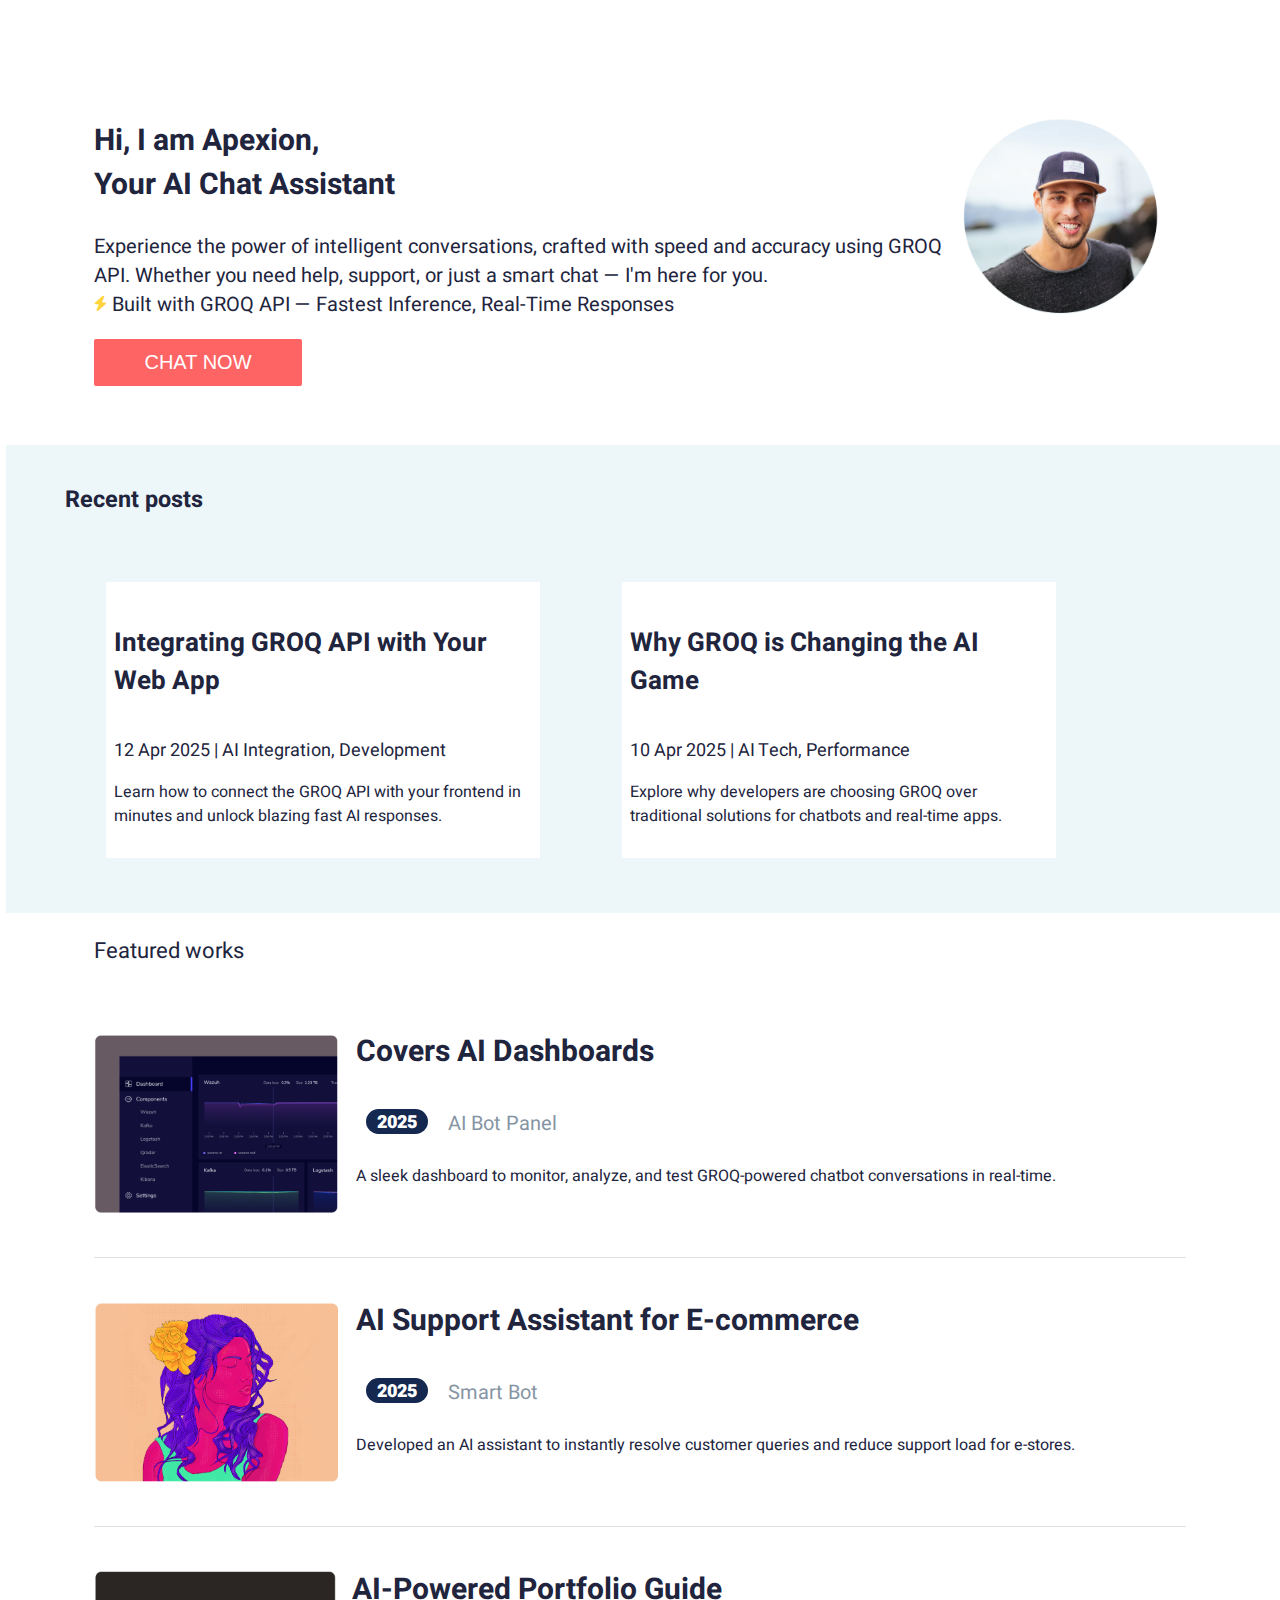
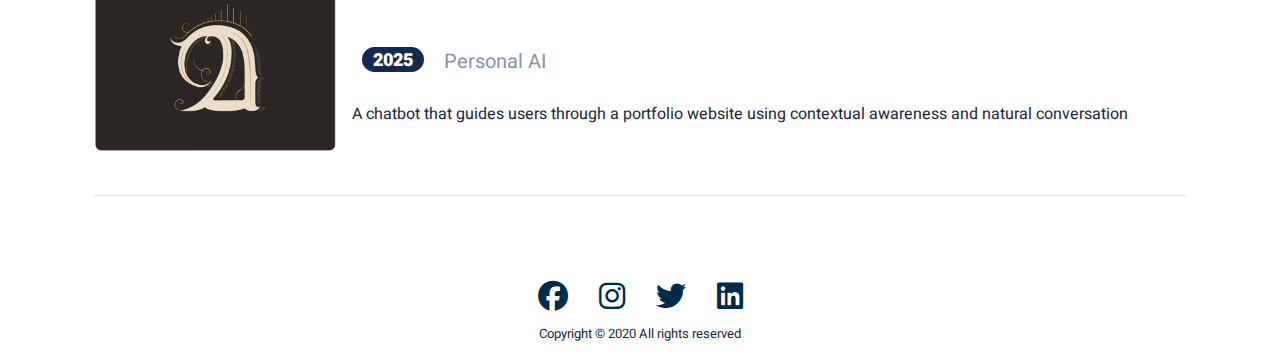
<file: index.html>
<!DOCTYPE html>
<html lang="en">

<head>
  <meta charset="UTF-8" />
  <meta name="viewport" content="width=device-width, initial-scale=1.0" />
  <title>Apexion- AI Chat Assistant</title>

  <link rel="preconnect" href="https://fonts.googleapis.com">
  <link rel="preconnect" href="https://fonts.gstatic.com" crossorigin>
  <link
    href="https://fonts.googleapis.com/css2?family=Heebo:wght@100..900&family=Poppins:ital,wght@0,100;0,200;0,300;0,400;0,500;0,600;0,700;0,800;0,900;1,100;1,200;1,300;1,400;1,500;1,600;1,700;1,800;1,900&family=Roboto:ital,wght@0,100;0,300;0,400;0,500;0,700;0,900;1,100;1,300;1,400;1,500;1,700;1,900&display=swap"
    rel="stylesheet">
  <link rel="stylesheet" href="https://cdnjs.cloudflare.com/ajax/libs/font-awesome/6.7.2/css/all.min.css"
    integrity="sha512-Evv84Mr4kqVGRNSgIGL/F/aIDqQb7xQ2vcrdIwxfjThSH8CSR7PBEakCr51Ck+w+/U6swU2Im1vVX0SVk9ABhg=="
    crossorigin="anonymous" referrerpolicy="no-referrer">
  <link rel="stylesheet" href="css/index.css">
  <link rel="stylesheet" href="css/index_respo.css">
</head>

<body>


  <header>
    <nav>
      <ul>
        <li><b>Works</b></li>
        <li><b>Blog</b></li>
        <li><b>Contact</b></li>
      </ul>

    </nav>
  </header>

  <main>
    <div class="flex">
      <div class="image">
        <img src="images/man.png" alt="">
      </div>
          
      <div class="max">
        <h2>Hi, I am Apexion,<br>Your AI Chat Assistant</h2>
        <p>
          Experience the power of intelligent conversations, crafted with speed and accuracy using GROQ API.
          Whether you need help, support, or just a smart chat — I'm here for you.<br />
          <i class="fa-sharp fa-solid fa-bolt fa-xs" style="color: #FFD43B;"></i> Built with GROQ API — Fastest
          Inference, Real-Time Responses
        </p>
        <div class=" button">
          <button>CHAT NOW</button>
        </div>
      </div>
        
      
    </div>


    <div class="container">
      <div class="content">
        <h3>Recent posts</h3>
        <p>View all</p>
      </div>
      <div class="grid">
        <div class="cont cont1">
          <h4>Integrating GROQ API with Your Web App</h4>
          <p1>12 Apr 2025   |    AI Integration, Development</p1>
          <p>Learn how to connect the GROQ API with your frontend in minutes and unlock
            blazing fast AI responses.</p>
        </div>
        <div class="cont cont2">
          <h4>Why GROQ is Changing the AI Game</h4>
          <p1>10 Apr 2025 | AI Tech, Performance</p1>
          <p>Explore why developers are choosing GROQ over traditional solutions for
            chatbots and real-time apps.</p>
        </div>
      </div>
    </div>


    <div class="container2">
      <div class="feature">
        <h3>Featured works</h3>
      </div>
      
      <div class="project">
        <img src="images/wazuh.png" alt="">
        <div class="project-info">
          <div class="com head">
            <h2>Covers AI Dashboards</h2>
          </div>
          <div class="com boxes">
            <div class="box box1">2025</div>
            <div class="box box2"> AI Bot Panel</div>
          </div>
          <div class="com para">
            <p>A sleek dashboard to monitor, analyze, and test GROQ-powered chatbot conversations in real-time.
            </p>
          </div>
        </div>
      </div>

      <div class="project">
        <img src="images/girl.png" alt="">
        <div class="project-info">
          <div class="com head">
            <h2>AI Support Assistant for E-commerce </h2>
          </div>
          <div class="com boxes">
            <div class="box box1">2025</div>
            <div class="box box2"> Smart Bot</div>
          </div>
          <div class="com para">
            <p>Developed an AI assistant to instantly resolve customer queries and reduce support load for e-stores.</p>
          </div>
        </div>
      </div>

      <div class="project">
        <img src="images/a.png" alt="">
        <div class="project-info">
          <div class="com head">
            <h2>AI-Powered Portfolio Guide</h2>
          </div>
          <div class="com boxes">
            <div class="box box1">2025</div>
            <div class="box box2"> Personal AI</div>
          </div>
          <div class="com para">
            <p>A chatbot that guides users through a portfolio website using contextual awareness and natural
              conversation</p>
          </div>
        </div>
      </div>
    </div>
  </main>

  <footer>
    <div class="socials">
      <a href="#"><i class="fa-brands fa-facebook fa-xl" style="color: #022a4b;"></i></a>
      <a href="#"><i class="fa-brands fa-instagram fa-xl" style="color: #022a4b;"></i></a>
      <a href="#"><i class="fa-brands fa-twitter fa-xl" style="color: #022a4b;"></i></a>
      <a href="#"><i class="fa-brands fa-linkedin fa-xl" style="color: #022a4b;"></i></a>

    </div>
  </footer>
  <div class="copyright">
    <p>Copyright &#169; 2020 All rights reserved</p>
  </div>

</body>

</html>
</file>
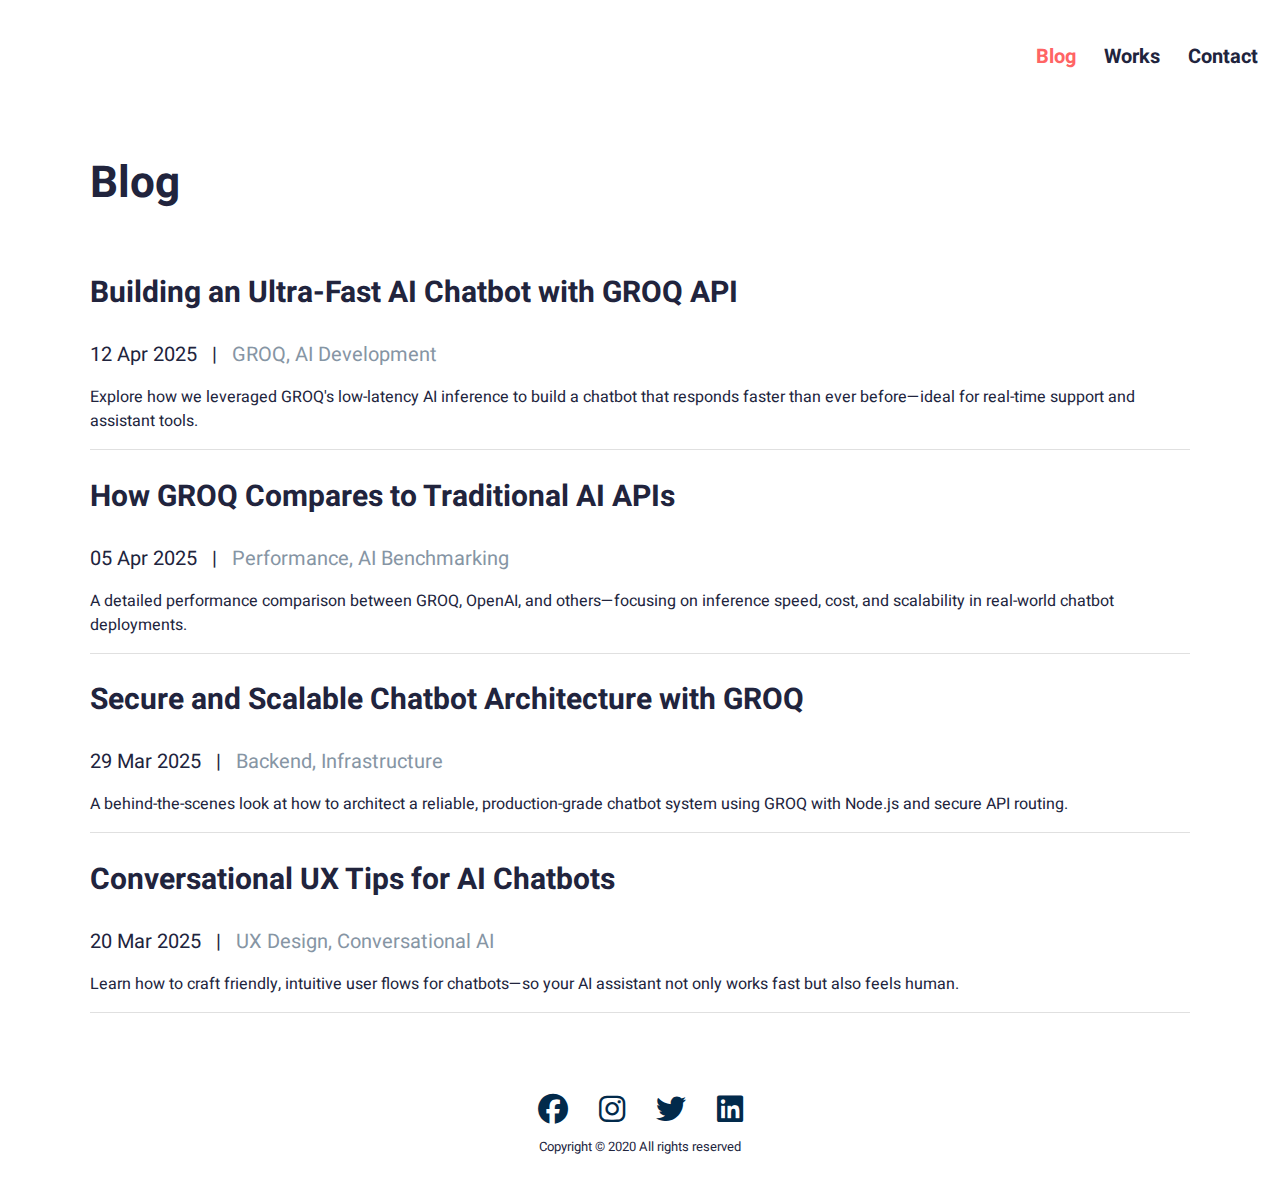
<file: blog.html>
<!DOCTYPE html>
<html lang="en">

<head>
  <meta charset="UTF-8" />
  <meta name="viewport" content="width=device-width, initial-scale=1.0" />
  <title>Apexion Blog</title>
  <link rel="preconnect" href="https://fonts.googleapis.com">
  <link rel="preconnect" href="https://fonts.gstatic.com" crossorigin>
  <link
    href="https://fonts.googleapis.com/css2?family=Heebo:wght@100..900&family=Poppins:ital,wght@0,100;0,200;0,300;0,400;0,500;0,600;0,700;0,800;0,900;1,100;1,200;1,300;1,400;1,500;1,600;1,700;1,800;1,900&family=Roboto:ital,wght@0,100;0,300;0,400;0,500;0,700;0,900;1,100;1,300;1,400;1,500;1,700;1,900&display=swap"
    rel="stylesheet">
  <link rel="stylesheet" href="https://cdnjs.cloudflare.com/ajax/libs/font-awesome/6.7.2/css/all.min.css"
    integrity="sha512-Evv84Mr4kqVGRNSgIGL/F/aIDqQb7xQ2vcrdIwxfjThSH8CSR7PBEakCr51Ck+w+/U6swU2Im1vVX0SVk9ABhg=="
    crossorigin="anonymous" referrerpolicy="no-referrer">
  <link rel="stylesheet" href="css/blog.css">
  <link rel="stylesheet" href="css/blog_respo.css">
</head>

<body>

  <header>
    <nav>
      <ul>
        <li><b style="color: #FF6464;">Blog</b></li>
        <li><b>Works</b></li>
        <li><b>Contact</b></li>
      </ul>

    </nav>
  </header>

  <main>
    <h1>Blog</h1>
<div class="container">
    <div class="post">
      <h2>Building an Ultra-Fast AI Chatbot with GROQ API</h2>
      <div class="meta">12 Apr 2025 &nbsp; | &nbsp; <span>GROQ, AI Development</span></div>
      <p>Explore how we leveraged GROQ's low-latency AI inference to build a chatbot that responds faster than ever
        before—ideal for real-time support and assistant tools.</p>
    </div>

    <div class="post">
      <h2>How GROQ Compares to Traditional AI APIs</h2>
      <div class="meta">05 Apr 2025 &nbsp; | &nbsp; <span>Performance, AI Benchmarking</span></div>
      <p>A detailed performance comparison between GROQ, OpenAI, and others—focusing on inference speed, cost, and
        scalability in real-world chatbot deployments.</p>
    </div>

    <div class="post">
      <h2>Secure and Scalable Chatbot Architecture with GROQ</h2>
      <div class="meta">29 Mar 2025 &nbsp; | &nbsp; <span>Backend, Infrastructure</span></div>
      <p>A behind-the-scenes look at how to architect a reliable, production-grade chatbot system using GROQ with
        Node.js and secure API routing.</p>
    </div>

    <div class="post">
      <h2>Conversational UX Tips for AI Chatbots</h2>
      <div class="meta">20 Mar 2025 &nbsp; | &nbsp; <span>UX Design, Conversational AI</span></div>
      <p>Learn how to craft friendly, intuitive user flows for chatbots—so your AI assistant not only works fast but
        also feels human.</p>
    </div>
  </div>
  </main>


  <footer>
    <div class="socials">
      <a href="#"><i class="fa-brands fa-facebook fa-xl" style="color: #022a4b;"></i></a>
      <a href="#"><i class="fa-brands fa-instagram fa-xl" style="color: #022a4b;"></i></a>
      <a href="#"><i class="fa-brands fa-twitter fa-xl" style="color: #022a4b;"></i></a>
      <a href="#"><i class="fa-brands fa-linkedin fa-xl" style="color: #022a4b;"></i></a>

    </div>
  </footer>
  <div class="copyright">
    <p>Copyright &#169; 2020 All rights reserved</p>
  </div>


</body>

</html>
</file>
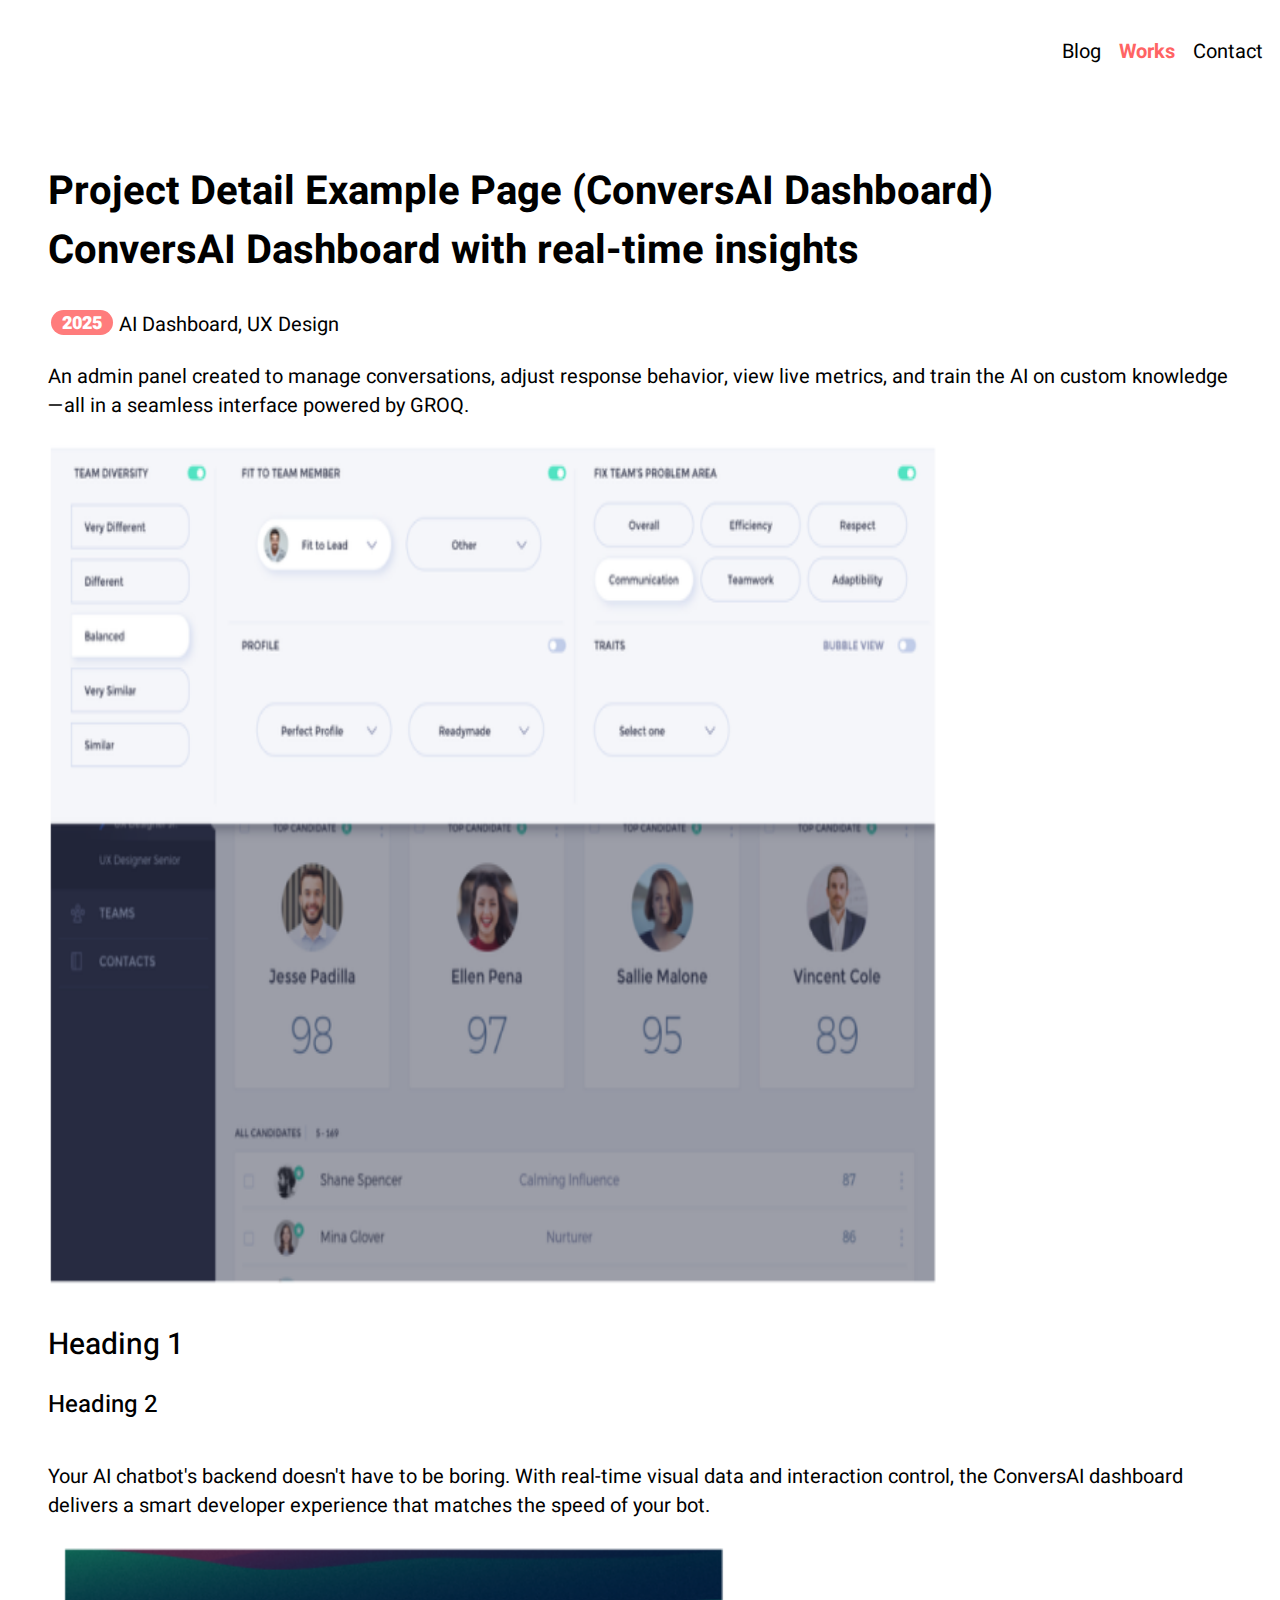
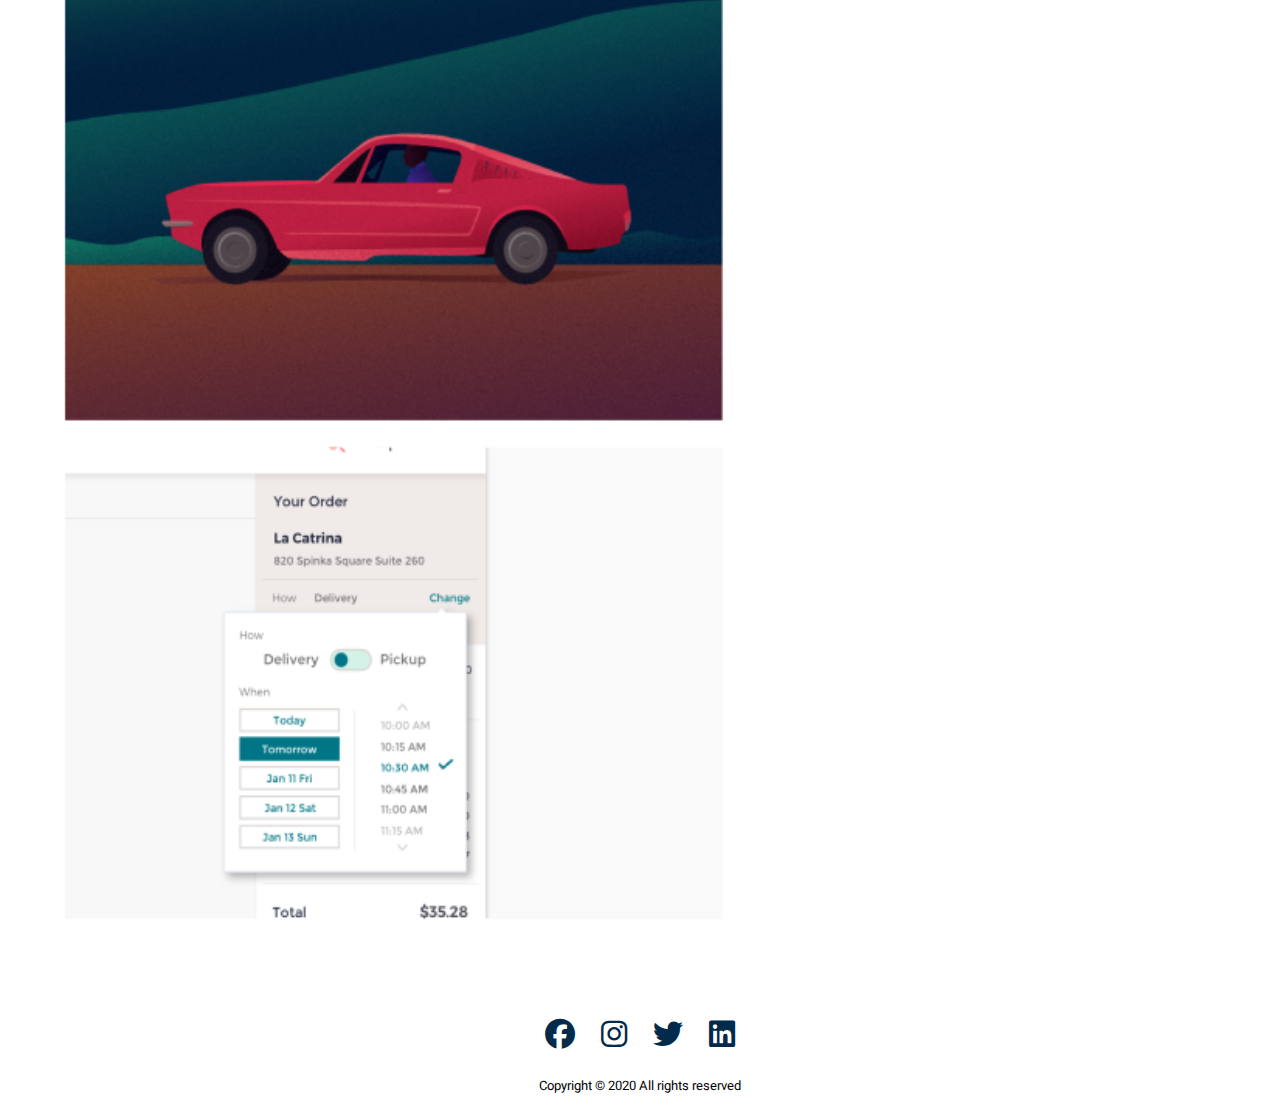
<file: WORK DETAILS.HTML>
<!DOCTYPE html>
<html lang="en">

<head>
  <meta charset="UTF-8" />
  <meta name="viewport" content="width=device-width, initial-scale=1.0" />
  <title>Project Detail - ConversAI Dashboard</title>
  <link rel="stylesheet" href="https://cdnjs.cloudflare.com/ajax/libs/font-awesome/6.7.2/css/all.min.css"
    integrity="sha512-Evv84Mr4kqVGRNSgIGL/F/aIDqQb7xQ2vcrdIwxfjThSH8CSR7PBEakCr51Ck+w+/U6swU2Im1vVX0SVk9ABhg=="
    crossorigin="anonymous" referrerpolicy="no-referrer">
  <link rel="stylesheet" href="css/work_det_response.css">
  <link rel="stylesheet" href="css/work_det.css">
  <link rel="preconnect" href="https://fonts.googleapis.com">
  <link rel="preconnect" href="https://fonts.gstatic.com" crossorigin>
  <link
    href="https://fonts.googleapis.com/css2?family=Heebo:wght@100..900&family=Poppins:ital,wght@0,100;0,200;0,300;0,400;0,500;0,600;0,700;0,800;0,900;1,100;1,200;1,300;1,400;1,500;1,600;1,700;1,800;1,900&family=Roboto:ital,wght@0,100;0,300;0,400;0,500;0,700;0,900;1,100;1,300;1,400;1,500;1,700;1,900&display=swap"
    rel="stylesheet">
</head>

<body>
  <header>
    <nav>
      <ul>
        <li>Blog</li>
        <li><b style="color: #FF6464;">Works</b></li>
        <li>Contact</li>
      </ul>

    </nav>
  </header>

  <main>
    <h1>Project Detail Example Page (ConversAI Dashboard)<br />ConversAI Dashboard with real-time insights</h1>
    <div class="meta">
      <div class="box box1">2025</div>
      <div class="box box2"> AI Dashboard, UX Design</div>
    </div>
    <p>An admin panel created to manage conversations, adjust response behavior, view live metrics, and train the AI on
      custom knowledge—all in a seamless interface powered by GROQ.</p>
    <div class="img">
      <img src="images/Screenshot 2025-04-13 113908.png" alt="" />
    </div>

    <div class="heading">
      <h1>Heading 1</h1>
      <h2>Heading 2</h2>
    </div>

    <p>Your AI chatbot's backend doesn't have to be boring. With real-time visual data and interaction control, the
      ConversAI dashboard delivers a smart developer experience that matches the speed of your bot.</p>


    <div class="car">
      <img src="images/ss2.png" alt="red car" />
    </div>

  </main>

  <footer>
    <a href="#"><i class="fa-brands fa-facebook fa-xl" style="color: #022a4b;"></i></a>
    <a href="#"><i class="fa-brands fa-instagram fa-xl" style="color: #022a4b;"></i></a>
    <a href="#"><i class="fa-brands fa-twitter fa-xl" style="color: #022a4b;"></i></a>
    <a href="#"><i class="fa-brands fa-linkedin fa-xl" style="color: #022a4b;"></i></a>

  </footer>
  <div class="copyright">
    <p>Copyright &#169; 2020 All rights reserved</p>
  </div>


</body>

</html>
</file>
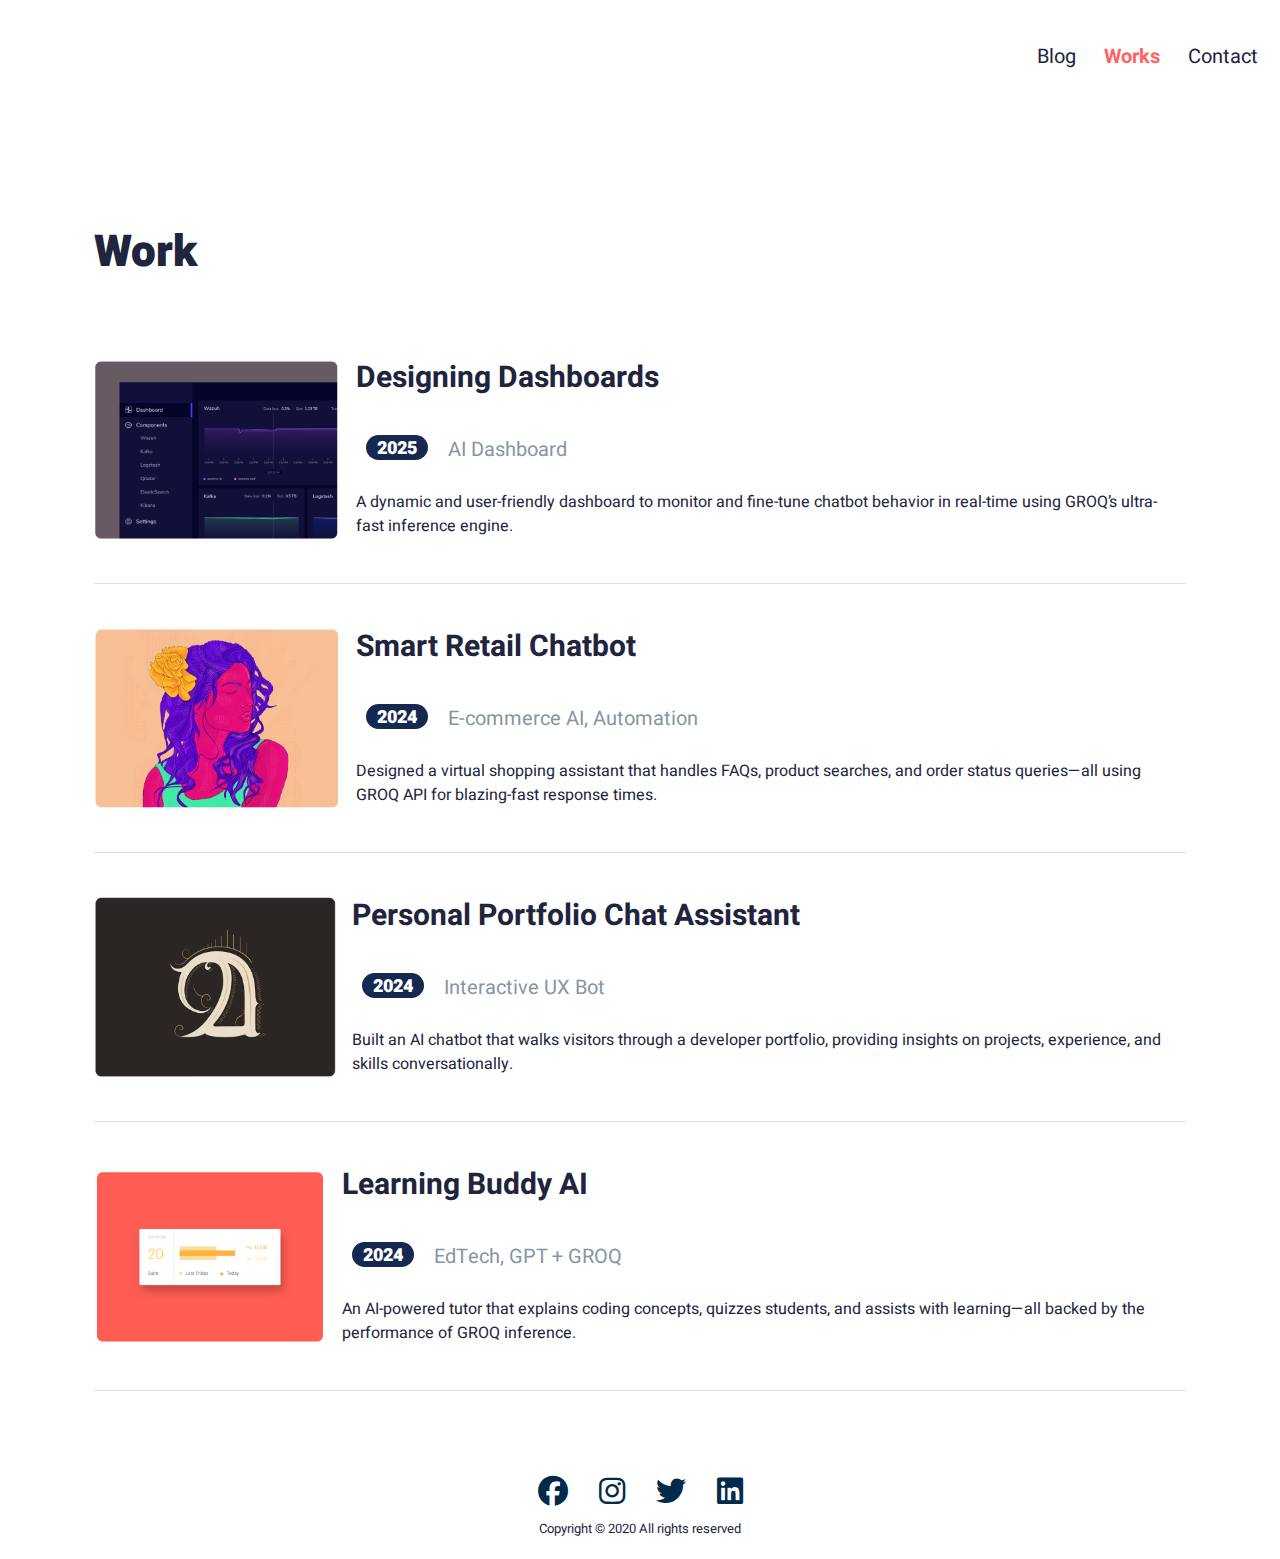
<file: work.html>
<!DOCTYPE html>
<html lang="en">

<head>
  <meta charset="UTF-8" />
  <meta name="viewport" content="width=device-width, initial-scale=1.0" />
  <title>Work Portfolio</title>
  <link rel="preconnect" href="https://fonts.googleapis.com">
  <link rel="preconnect" href="https://fonts.gstatic.com" crossorigin>
  <link
    href="https://fonts.googleapis.com/css2?family=Heebo:wght@100..900&family=Poppins:ital,wght@0,100;0,200;0,300;0,400;0,500;0,600;0,700;0,800;0,900;1,100;1,200;1,300;1,400;1,500;1,600;1,700;1,800;1,900&family=Roboto:ital,wght@0,100;0,300;0,400;0,500;0,700;0,900;1,100;1,300;1,400;1,500;1,700;1,900&display=swap"
    rel="stylesheet">
  <link rel="stylesheet" href="https://cdnjs.cloudflare.com/ajax/libs/font-awesome/6.7.2/css/all.min.css"
    integrity="sha512-Evv84Mr4kqVGRNSgIGL/F/aIDqQb7xQ2vcrdIwxfjThSH8CSR7PBEakCr51Ck+w+/U6swU2Im1vVX0SVk9ABhg=="
    crossorigin="anonymous" referrerpolicy="no-referrer">
  <link rel="stylesheet" href="css/work.css" />
  <link rel="stylesheet" href="css/work_response.css">
</head>

<body>

  <header>
    <nav>
      <ul>
        <li>Blog</li>
        <li><b style="color: #FF6464;">Works</b></li>
        <li>Contact</li>
      </ul>

    </nav>
  </header>

  <main>
    <div class="work-section">
      <h1>Work</h1>

      <div class="project">
        <img src="images/wazuh.png" alt="">
        <div class="project-info">
          
          <div class="com head">
            <h2>Designing Dashboards</h2>
          </div>
          <div class="com boxes">
            <div class="box box1">2025</div>
            <div class="box box2"> AI Dashboard</div>
          </div>
          <div class="com para">
            <p>A dynamic and user-friendly dashboard to monitor and fine-tune chatbot behavior in real-time using GROQ’s
              ultra-fast inference engine.</p>
          </div>
        </div>
      </div>

      <div class="project">
        <img src="images/girl.png" alt="">
        <div class="project-info">
          <div class="com head">
            <h2>Smart Retail Chatbot </h2>
          </div>
          <div class="com boxes">
            <div class="box box1">2024</div>
            <div class="box box2"> E-commerce AI, Automation</div>
          </div>
          <div class="com para">
            <p>Designed a virtual shopping assistant that handles FAQs, product searches, and order status queries—all
              using GROQ API for blazing-fast response times.</p>
          </div>
        </div>
      </div>

      <div class="project">
        <img src="images/a.png" alt="">
        <div class="project-info">
          <div class="com head">
            <h2>Personal Portfolio Chat Assistant</h2>
          </div>
          <div class="com boxes">
            <div class="box box1">2024</div>
            <div class="box box2"> Interactive UX Bot</div>
          </div>
          <div class="com para">
            <p>Built an AI chatbot that walks visitors through a developer portfolio, providing insights on projects,
              experience, and skills conversationally.</p>
          </div>
        </div>
      </div>

      <div class="project">
        <img src="images/friyay.png" alt="">
        <div class="project-info">
          <div class="com head">
            <h2>Learning Buddy AI </h2>
          </div>
          <div class="com boxes">
            <div class="box box1">2024</div>
            <div class="box box2"> EdTech, GPT + GROQ</div>
          </div>
          <div class="com para">
            <p>An AI-powered tutor that explains coding concepts, quizzes students, and assists with learning—all backed
              by the performance of GROQ inference.</p>
          </div>
        </div>
      </div>
    </div>
  </main>

  <footer>
    <div class="socials">
      <a href="#"><i class="fa-brands fa-facebook fa-xl" style="color: #022a4b;"></i></a>
      <a href="#"><i class="fa-brands fa-instagram fa-xl" style="color: #022a4b;"></i></a>
      <a href="#"><i class="fa-brands fa-twitter fa-xl" style="color: #022a4b;"></i></a>
      <a href="#"><i class="fa-brands fa-linkedin fa-xl" style="color: #022a4b;"></i></a>

    </div>
  </footer>
  <div class="copyright">
    <p>Copyright &#169; 2020 All rights reserved</p>
  </div>


</body>

</html>
</file>
<file: css/index.css>
body {
    font-family: "Heebo", sans-serif;
    font-optical-sizing: auto;
    font-size: 20px;
    color: #21243D;
}

main{
    display: flex;
    justify-content: center;
    flex-direction: column;
    margin: 42px;
    padding: 44px;
}

.project img{
    border-radius: 6px;
}

.image img{
    width: 243px;
    height: 243px;
    border-radius: 100px;
    object-fit: cover;
}
button{
    background-color: #FF6464;
    color: white;
    border-radius: 2px;
    width: 208px;
    height: 47px;
    border: 0px solid #FF6464;
    font-size: 20px;
    font-weight: 500;
}

nav li {
    list-style: none;
    margin: 7px;
    padding: 7px;
}

.com{
    margin: 0px;
}

nav ul {
    display: flex;
    flex-direction: row;
    flex-wrap: wrap;
}

img{
    width: 246px;
    height: 180px;
    border-radius: 6px;
}

.box1{
    background-color: #142850;
    color: white;
    border-radius: 16px;
    height: 25px;
    width: 62px;
    font-size: 18px ;
    font-weight: 900;
    text-align: center;
}

.cont p{
    font-size: 16px;
}

.grid h4{
    font-size: 26px;
}
.cont p1{
    font-size: 18px;
}

.content p{
    /* text-decoration: none; */
    font-size: 16px;
    font-weight: 400;
    color: #00A8CC;
}
.box2{
    font-size: 20px;
    font-weight: 400;
    color: #8695A4;
}
.box{
    margin: 10px;
}

.container2 h3{
    font-weight: 400;
    font-size: 22px;
}

.boxes{
    display: flex;
    flex-direction: row;
}

.project{
    display: flex;
    flex-direction: row;
    justify-content: center;
    align-items: center;
    border-bottom: 1px solid #E0E0E0;
}

.project-info{
    width: 885px;
    height: 236px;
    margin: 6px;
    padding: 10px;    
}

header {
    display: flex;
    justify-content: right;
}

.head{
    font-size: 20px;
    font-weight: 700;
}

.para{
    font-size: 16px;
    font-weight: 400;
}

footer{
    display: flex;
    justify-content: center;
}

footer a {
    margin: 4px;
    padding: 9px;
}

.copyright{
    display: flex;
    justify-content: center;
    font-size: 13px;
}

.flex{
    display: flex;
    flex-direction: row-reverse;
    /* flex-wrap: wrap; */
}

.content{
    display: flex;
    flex-direction: row;
    justify-content:space-between;
    /* text-align: center; */
    /* border: 2px solid black; */
}

.cont{
    width: 418px;
    height: 260px;
    margin: 41px;
    padding: 8px;
    background-color: #FFFF;
}

.grid{
    display: flex;
    flex-direction: row;
}

.container{
    display: flex;
    justify-content: center;
    flex-direction: column;
    background-color: #EDF7FA;
    margin: 59px 0px 0px -88px ;
    padding: 59px;
    width: 1600px !important;
    height: 350px;
    /* margin-top: 67px; */
}

nav{
    display: none;
}
</file>
<file: css/index_respo.css>
@media (min-width:1440px) {
    body {
        width: 120%;
    }

    .project {
        margin: 10px 0 10px -398px;

    }

    .container2{
        display:flex;
        flex-direction: column;
        
    }

    .cont{
        width:90rem;
    }

    .flex{
        display: flex;
        /* flex-direction: column; */
        /* text-align: center; */
        justify-content: center;
        align-items:center;
    }
}


@media (max-width:1030px) {
    body {
        width: 195%;
    }

    .container2{
        margin-top:90px;
        display:flex;
        flex-direction: column;
    }

    .project {
        margin: 10px 0 10px -665px;

    }

    .flex{
        display: flex;
        /* flex-direction: column; */
        /* text-align: center; */
        justify-content: center;
        align-items:center;
    }

    .cont {
        width: 46rem;
        height: 250px;
        margin: 26px 60px 10px 10vw;
        text-align: center;
    }

    .container {
        width: 185vw !important;
    }

}


@media (max-width:770px) {
    body {
        width: 200%;
    }

    .cont {
        width: 990px;
        height: 300px;
        margin: 26px 0px 10px 10vw;
        text-align: center;
    }

    .project {
        margin: 10px 0 10px -210px;

    }

    .container2{
        display:flex;
        flex-direction: column;
        
    }
}

@media (max-width: 430px) {
    body {
        width: 390%;
    }

    .project-info {
        width: 30rem;
    }

    .max h2 {
        font-size: 40px;
    }

    .grid {
        display: flex;
        flex-direction: column;
    }

    .flex {
        display: flex;
        flex-direction: column;
        text-align: center;
        justify-content: center;
    }

    .container {
        display: flex;
        flex-direction: column;
        margin-top: 50px;
        margin-bottom: 100px;
        height: 690px;
        width: 370vw !important;
    }

    .max {
        display: flex;
        justify-items: center;
        flex-direction: column;
        text-align: center;
    }

    .cont {
        width: 990px;
        height: 300px;
        margin: 26px 0px 10px 55vw;
        text-align: center;
    }

    .grid h4 {
        font-size: 36px;
    }

    .cont p {
        font-size: 22px;
    }

    .container2 img {
        width: 590px;
        height: 300px;
        border-radius: 6px;
        object-fit: cover;
        margin: 12px;
    }

    .container2 h2 {
        font-size: 30px;
    }

    .container2 p {
        font-size: 23px;
    }

    .box {
        font-size: 20px;
    }

    .max p {
        font-size: 28px;
    }

    .container2 {
        display: flex;
        flex-direction: column;
    }

    .project img {
        width: 30rem;
        height: 20rem;
        margin: 190px 0 0px 0;
        border-radius: 25px;
    }

    .box1 {
        border-radius: 16px;
        height: 35px;
        width: 75px;
        font-weight: 900;
        text-align: center;
    }

    .feature {
        text-align: center;
    }

    .box {
        font-size: 25px;
    }

    .project {
        display: flex;
        flex-direction: column;
        margin: -150px 0 190px 0;

    }

    .com h2 {
        font-size: 45px;
    }

    .para {
        font-size: 34px;
        border-bottom: 2px solid #E0E0E0;
    }
}

@media (max-width: 380px) {
    body {
        width: 390%;
    }

    .max h2 {
        font-size: 40px;
    }

    .grid {
        display: flex;
        flex-direction: column;
    }

    .flex {
        display: flex;
        flex-direction: column;
        text-align: center;
        justify-content: center;
    }

    .container {
        display: flex;
        flex-direction: column;
        margin-top: 50px;
        margin-bottom: 100px;
        height: 690px;
        width: 370vw !important;
    }



    .max {
        display: flex;
        justify-items: center;
        flex-direction: column;
        text-align: center;
    }

    .cont {
        width: 990px;
        height: 300px;
        margin: 26px 0px 10px 55vw;
        text-align: center;
    }

    .grid h4 {
        font-size: 36px;
    }

    .cont p {
        font-size: 22px;
    }

    .container2 img {
        width: 590px;
        height: 300px;
        border-radius: 6px;
        object-fit: cover;
        margin: 12px;
    }

    .container2 h2 {
        font-size: 30px;
    }

    .container2 p {
        font-size: 23px;
    }

    .box {
        font-size: 20px;
    }

    .max p {
        font-size: 28px;
    }

    .project img {
        width: 30rem;
        height: 20rem;
        margin: -40px 0 10px 0;
        border-radius: 25px;
    }

    .box1 {
        border-radius: 16px;
        height: 35px;
        width: 75px;
        font-weight: 900;
        text-align: center;
    }

    .box {
        font-size: 25px;
    }

    .project {
        display: flex;
        flex-direction: column;
        margin: 110px 0 190px 0;

    }

    .com h2 {
        font-size: 45px;
    }

    .para {
        font-size: 34px;
        border-bottom: 2px solid #E0E0E0;
    }
}

@media (max-width: 330px) {
    body {
        width: 400%;
    }

    .flex {
        display: flex;
        flex-direction: column;
        text-align: center;
        justify-content: center;
    }
    
    .container2{
        margin-top:-30px;
    }

    .container {
        width: 360vw !important;
    }

    .cont {
        margin: 26px 0px 10px 40vw;
        width:55rem;
    }

    .max{
        width:50rem;
        
    }
    .max h2{
        font-size:32px;
    }

    .max p{
        font-size:25px;
    }

    .project img {
        width: 30rem;
        height: 20rem;
        margin: 190px 0 0px 0;
        border-radius: 25px;
    }

    .box1 {
        border-radius: 16px;
        height: 35px;
        width: 75px;
        font-weight: 900;
        text-align: center;
    }

    .box {
        font-size: 25px;
    }

    .project {
        display: flex;
        flex-direction: column;
        margin: -150px 0 190px 0;

    }

    .com h2 {
        font-size: 45px;
    }

    .para {
        font-size: 34px;
        border-bottom: 2px solid #E0E0E0;
    }
}
</file>
<file: css/blog.css>
nav li {
    list-style: none;
    margin: 7px;
    padding: 7px;
}

nav ul {
    display: flex;
    flex-direction: row;
    flex-wrap: wrap;
}

header {
    display: flex;
    justify-content: right;
}

body {
    font-family: "Heebo", sans-serif;
    font-optical-sizing: auto;
    font-size: 20px;
    color: #21243D;
}

main{
    display: flex;
    justify-content: center;
    flex-direction: column;
    margin: 40px;
    padding: 42px;
    margin-top: -25px;
}

footer{
    display: flex;
    justify-content: center;
}

footer a {
    margin: 4px;
    padding: 9px;
}

.copyright{
    display: flex;
    justify-content: center;
    font-size: 13px;
}

.post h2{
    font-size: 30px;
}

.meta span{
    font-size: 20px;
    color: #8695A4;
}

.post p{
    font-size: 16px;
}

h1{
    font-weight: 700;
    font-size: 44px;
}

.post{
    border-bottom: 1px solid #E0E0E0;
}
</file>
<file: css/blog_respo.css>
@media (max-width: 770px){
    body{
        width:135%;
    }
}

@media (max-width: 430px){
    body{
        width:160%;
    }
}

@media (max-width: 380px){
    body{
        width:190%;
    }
}

@media (max-width: 330px){
    body{
        width:210%;
    }
}
</file>
<file: css/work_det_response.css>
@media(max-width: 1030px){
    body{
        width: 100%;
    }
    main h1{
        font-size: 30px;
    }
    
    .img img{
        object-fit: cover;
        width: 880px !important;
        height: 470px !important;
        margin:25px 0 0 30px;
    }

    .car img{
        width: 920px !important;
        height: 200vh !important;
        object-fit: cover;
    }
}





@media(max-width: 770px){
    body{
        width: 115%;
    }
    main h1{
        font-size: 30px;
    }
    
    .img img{
        object-fit: cover;
        width: 710px !important;
        height: 376px !important;
        margin:30px 0 0 38px;
    }

    .car img{
        /* margin:10px 0 0 0 40px; */
        width: 770px !important;
    }
}


@media (max-width: 430px){
    body{
        width: 186% ;
    }

    .img img{
        object-fit: cover;
        width: 690px !important;
        height: 400px !important;
        margin:50px 0 0 8px;
        
    }

    .car img{
        /* margin:10px 0 0 0 40px; */
        width: 710px !important;
    }
}



@media (max-width:380px){
    body{
        width: 190% ;
    }

    .img img{
        object-fit: cover;
        width: 690px !important;
        height: 400px !important;
        margin:20px 0 0 -28px;
        
    }

    .car img{
        object-fit: cover;
        width: 690px !important;
        height: 890px !important;
        margin:20px 0 0 -35px;
    }
}



@media (max-width:330px){
    body{
        width: 219%;
    }

    .img img{
        object-fit: cover;
        width: 610px !important;
        height: 366px;
        margin:20px 0 0 -3px;
        
    }

    .car img{
        margin:10px 0 0 -40px;
    }
}
</file>
<file: css/work_det.css>
nav li {
    list-style: none;
    margin: 4px;
    padding: 5px;
}

nav ul {
    display: flex;
    flex-direction: row;
    flex-wrap: wrap;
}

body {
    font-family: "Heebo", sans-serif;
    font-optical-sizing: auto;
    font-size: 20px;

}

.heading h1{
    font-weight: 500;
    font-size: 30px;
}
.heading h2{
    font-weight: 500;
    font-size: 24px;
}
.car img{
    object-fit: fill;
    height: 1020px;
    width: 681px;
}
main{
    display: flex;
    justify-content: center;
    flex-direction: column;
    margin: 20px;
    padding: 20px;
}
.copyright{
    display: flex;
    justify-content: center;
    font-size: 13px;
}
.meta{
    display: flex;
    flex-direction: row;
}
.box1{
    background-color: #FF7C7C;
    color: white;
    border-radius: 16px;
    height: 25px;
    width: 62px;
    font-size: 18px ;
    font-weight: 900;
    text-align: center;
}

.box{
    margin: 3px;
    /* padding: 3px; */
}

footer a {
    margin: 4px;
    padding: 9px;
}

header {
    display: flex;
    justify-content: right;
}

img{
    object-fit: fill;
    height: 95vh;
    width: 70vw;
}

footer{
    display: flex;
    justify-content: center;
}
</file>
<file: css/work.css>
body {
    font-family: "Heebo", sans-serif;
    font-optical-sizing: auto;
    font-size: 20px;
    color: #21243D;
}
.head{
    font-size: 20px;
    font-weight: 700;
}
main{
    display: flex;
    justify-content: center;
    flex-direction: column;
    margin: 42px;
    padding: 44px;
}

.boxes{
    display: flex;
    flex-direction: row;
}

img{
    width: 246px;
    height: 180px;
    border-radius: 6px;
}

.box1{
    background-color: #142850;
    color: white;
    border-radius: 16px;
    height: 25px;
    width: 62px;
    font-size: 18px ;
    font-weight: 900;
    text-align: center;
}

.box2{
    font-size: 20px;
    font-weight: 400;
    color: #8695A4;
}
.box{
    margin: 10px;
    /* padding: 3px; */
}

nav li {
    list-style: none;
    margin: 7px;
    padding: 7px;
}

nav ul {
    display: flex;
    flex-direction: row;
    flex-wrap: wrap;
}

header {
    display: flex;
    justify-content: right;
}

.work-section{
    /* font-size: 44px;
    font-weight: 900; */
    display: flex;
    flex-direction: column;
    /* flex-wrap: wrap; */

}

.project{
    display: flex;
    flex-direction: row;
    justify-content: center;
    align-items: center;
    /* text-decoration:solid; */
    border-bottom: 1px solid #E0E0E0;
    /* border-width: 682px; */
}

.work-section h1{
    font-size: 44px;
    font-weight: 900;
}

footer{
    display: flex;
    justify-content: center;
}

footer a {
    margin: 4px;
    padding: 9px;
}

.para{
    font-size: 16px;
    font-weight: 400;
    /* width: 415px;
    height: 93px; */
}

.project-info{
    width: 885px;
    height: 236px;
    margin: 6px;
    padding: 10px;    
}

.com{
    margin: 0px;
}
.copyright{
    display: flex;
    justify-content: center;
    font-size: 13px;
}
</file>
<file: css/work_response.css>
@media (max-width: 770px){
    body{
        width: 160%;
    }
}
@media (max-width: 430px){
    body{
        width: 280%;
    }

    .project img{
        width:220vw;
        height:125vh;
        margin:190px 0 0px 0;
    }
    .box1{
        border-radius: 16px;
        height: 35px;
        width: 75px;
        font-weight: 900;
        text-align: center;
    }

    nav li{
        font-size: 30px;
    }

    .work-section h1{
        font-size:70px;
    }
    
    main{
        margin-top: -10px;
    }
    .box{
        font-size:25px;
    }

    .project{
        display:flex;
        flex-direction:column;
        margin:-150px 0 190px 0;
        
    }
    .com h2{
        font-size: 45px;
    }

    .para{
        font-size: 34px;
        border-bottom: 2px solid #E0E0E0;
    }

    
}

@media (max-width: 380px){
    body{
        width: 320%;
    }

    main{
        margin-top: -10px;
    }
    
    .project img{
        width:250vw;
        height:123vh;
        margin:190px 0 0px 0;
    }
    .box1{
        border-radius: 16px;
        height: 35px;
        width: 75px;
        font-weight: 900;
        text-align: center;
    }

    nav li{
        font-size: 30px;
    }

    .work-section h1{
        font-size:70px;
    }

    .box{
        font-size:25px;
    }

    .project{
        display:flex;
        flex-direction:column;
        margin:-150px 0 190px 0;
        
    }
    .com h2{
        font-size: 45px;
    }

    .para{
        font-size: 34px;
        border-bottom: 2px solid #E0E0E0;
    }
}

@media (max-width: 330px){
    body{
        width: 380%;
    }

    .project img{
        width:300vw;
        height:120vh;
        margin:190px 0 0px 0;
    }
    .box1{
        border-radius: 16px;
        height: 35px;
        width: 75px;
        font-weight: 900;
        text-align: center;
    }

    nav li{
        font-size: 30px;
    }

    .work-section h1{
        font-size:70px;
    }

    .box{
        font-size:25px;
    }

    .project{
        display:flex;
        flex-direction:column;
        margin:-150px 0 190px 0;
        
    }
    .com h2{
        font-size: 45px;
    }

    .para{
        font-size: 34px;
        border-bottom: 2px solid #E0E0E0;
    }
}
</file>
